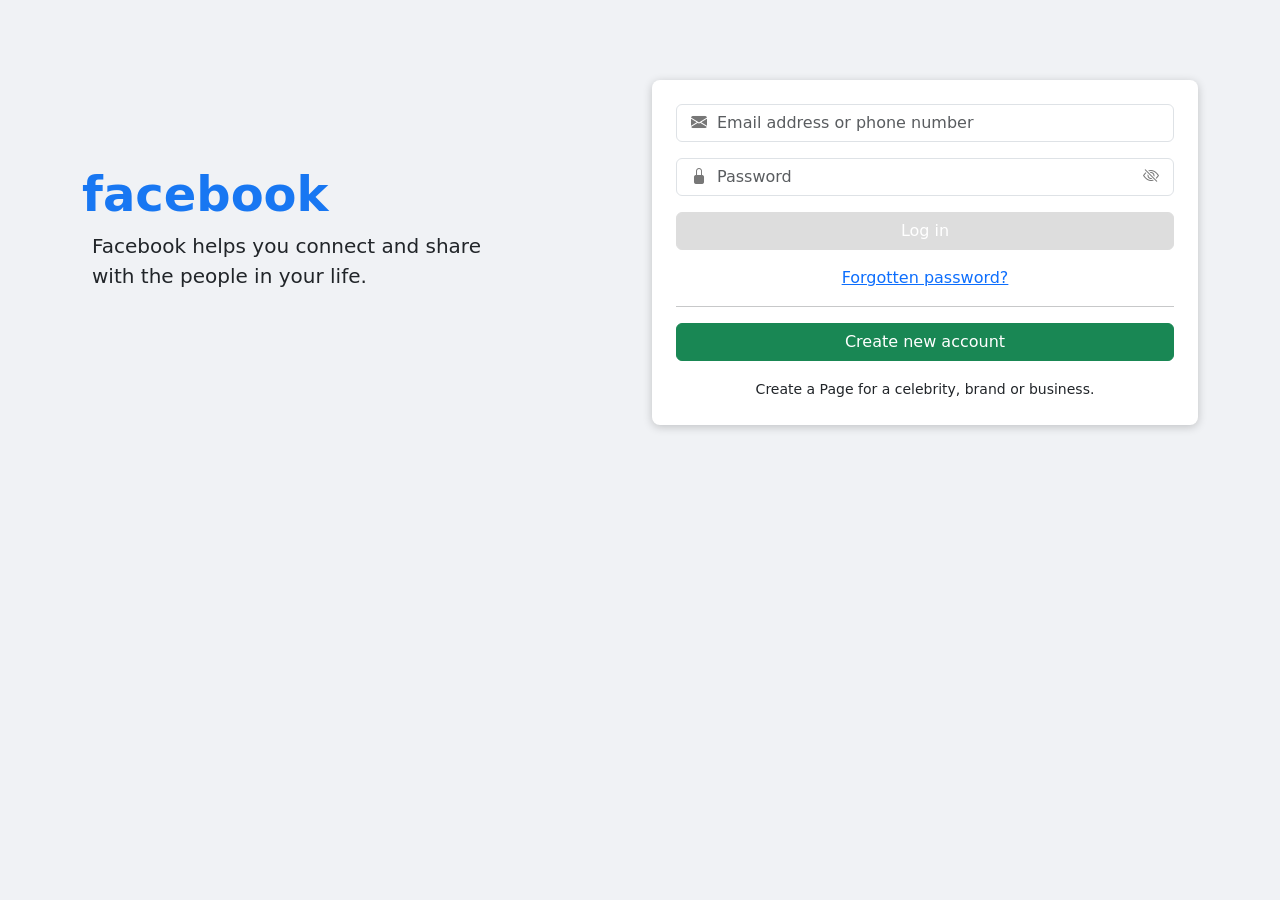
<file: index.html>
<!DOCTYPE html>
<html lang="en">
<head>
  <meta charset="UTF-8">
  <meta name="viewport" content="width=device-width, initial-scale=1.0">
  <title>Facebook Login</title>
  <!-- Bootstrap CSS -->
  <link href="https://cdn.jsdelivr.net/npm/bootstrap@5.3.0/dist/css/bootstrap.min.css" rel="stylesheet">
  <!-- Bootstrap Icons -->
  <link href="https://cdn.jsdelivr.net/npm/bootstrap-icons@1.11.3/font/bootstrap-icons.css" rel="stylesheet">
  <!-- Custom CSS -->
  <link rel="stylesheet" href="style.css">
</head>
<body>

<div class="container">
  <div class="row align-items-center">
    
    <!-- LEFT SIDE -->
    <div class="col-md-6 mt-5">
      <h1 class="fb-title">facebook</h1>
      <p class="fb-tagline">Facebook helps you connect and share<br> with the people in your life.</p>
    </div>
    
    <!-- RIGHT SIDE: Login -->
    <div class="col-md-6">
      <div class="login-box p-4">
        <form id="loginForm">
          
          <!-- Email/Phone -->
          <div class="mb-3 position-relative">
            <i class="bi bi-envelope-fill input-icon"></i>
            <input type="text" class="form-control" id="email" placeholder="Email address or phone number">
          </div>
          <div id="emailError" class="error"></div>

          <!-- Password with eye toggle -->
          <div class="mb-3 position-relative">
            <i class="bi bi-lock-fill input-icon"></i>
            <input type="password" class="form-control" id="password" placeholder="Password">
            <i class="bi bi-eye-slash toggle-password" id="togglePassword"></i>
          </div>
          <div id="passwordError" class="error"></div>

          <!-- Login Button -->
          <div class="d-grid mb-3">
            <button type="submit" class="btn btn-primary" id="loginBtn" disabled>Log in</button>
          </div>

          <div class="text-center mb-3">
            <a href="#">Forgotten password?</a>
          </div>
          <hr>
          <div class="d-grid">
            <button type="button" class="btn btn-success">Create new account</button>
          </div>
        </form>

        <div class="mt-3 text-center">
          <small>Create a Page for a celebrity, brand or business.</small>
        </div>
      </div>
    </div>
  </div>
</div>

<!-- Bootstrap JS -->
<script src="https://cdn.jsdelivr.net/npm/bootstrap@5.3.0/dist/js/bootstrap.bundle.min.js"></script>
<!-- Custom JS -->
<script src="script.js"></script>

</body>
</html>
</file>
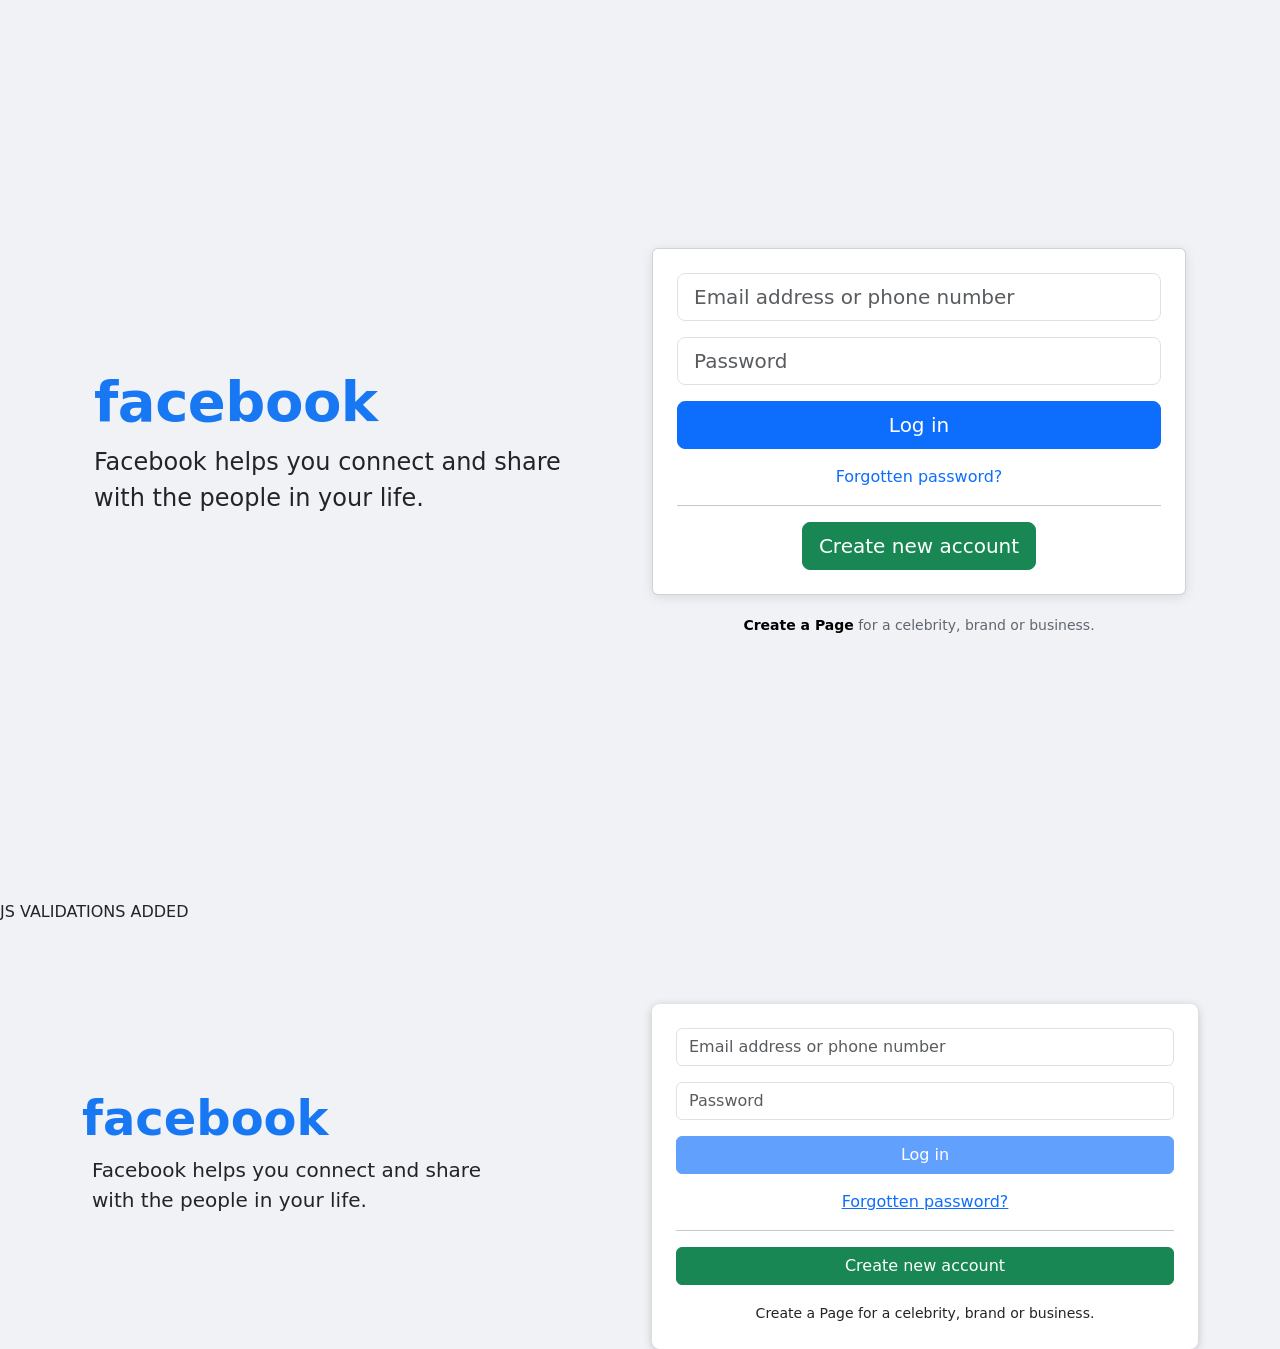
<file: facebook.html>
<!DOCTYPE html> <!-- tells the browser this is an HTML5 document -->
<html lang="en"> <!-- page language is English -->
<head>
  <meta charset="UTF-8"> <!-- supports all common characters -->
  <meta name="viewport" content="width=device-width, initial-scale=1"> <!-- responsive on phones -->
  <title>Facebook Login Clone</title> <!-- tab title -->

  <!-- Bootstrap CSS from the CDN: gives us the grid, buttons, forms, etc. -->
  <link href="https://cdn.jsdelivr.net/npm/bootstrap@5.3.3/dist/css/bootstrap.min.css" rel="stylesheet">

  <style> /* small custom styles to match the look */
    body {
      background-color: #f0f2f5; /* light gray page background */
      font-family: -apple-system, BlinkMacSystemFont, "Segoe UI", Roboto, Helvetica, Arial, sans-serif; /* clean system fonts */
    }
    .brand {
      font-size: 56px;         /* big “facebook” text */
      font-weight: 800;        /* very bold */
      color: #1877f2;          /* Facebook blue */
      letter-spacing: -0.5px;  /* squeeze letters a bit */
    }
    .tagline {
      font-size: 24px;         /* larger paragraph text under the logo */
      max-width: 500px;        /* keep it from getting too wide */
    }
    .card {
      border-radius: 10px;                /* rounded corners for the login box */
      box-shadow: 0 2px 12px rgba(0,0,0,.1); /* soft shadow to lift it */
    }
    .btn-success {               /* override Bootstrap’s green to match Facebook’s */
      background-color: #42b72a;
    }
    .create-page {
      font-size: 14px;           /* small text below the card */
      color: #606770;            /* muted gray */
      margin-top: 20px;          /* space above */
      text-align: center;        /* center it */
    }
    .create-page a {
      font-weight: 700;          /* bold for the “Create a Page” link */
      color: black;              /* black link text */
      text-decoration: none;     /* remove underline */
    }
    .create-page a:hover {
      text-decoration: underline; /* underline on hover for accessibility */
    }
  </style>
</head>
<body>
  <!-- full-height container; center content both ways -->
  <div class="container min-vh-100 d-flex align-items-center justify-content-center">
    <!-- a Bootstrap row that spans the page width we have -->
    <div class="row w-100 align-items-center">
      
      <!-- LEFT: brand & tagline -->
      <!-- col-lg-6 = half width on large screens; full width on small screens automatically -->
      <div class="col-lg-6 mb-5 mb-lg-0 text-center text-lg-start">
        <h1 class="brand">facebook</h1> <!-- big blue wordmark -->
        <p class="tagline">Facebook helps you connect and share with the people in your life.</p> <!-- tagline -->
      </div>

      <!-- RIGHT: login card -->
      <div class="col-lg-6">
        <div class="card p-4"> <!-- white card with padding -->
          <form> <!-- form wrapper; you can add action/method later -->
            <!-- email/phone input -->
            <div class="mb-3"> <!-- margin-bottom spacing helper -->
              <input
                type="text"
                class="form-control form-control-lg"
                placeholder="Email address or phone number"
                required> <!-- HTML validation -->
            </div>

            <!-- password input -->
            <div class="mb-3">
              <input
                type="password"
                class="form-control form-control-lg"
                placeholder="Password"
                required>
            </div>

            <!-- login button: full width because of d-grid on parent -->
            <div class="d-grid"> <!-- makes the button stretch to 100% width -->
              <button type="submit" class="btn btn-primary btn-lg">Log in</button>
            </div>

            <!-- forgot link, centered with Bootstrap text utilities -->
            <div class="text-center my-3"> <!-- vertical margin y-axis -->
              <a href="#" class="text-decoration-none">Forgotten password?</a>
            </div>

            <hr> <!-- a horizontal divider line -->

            <!-- green create-account button, centered -->
            <div class="d-flex justify-content-center">
              <button type="button" class="btn btn-success btn-lg">Create new account</button>
            </div>
          </form>
        </div>

        <!-- small note under the card -->
        <p class="create-page">
          <a href="#">Create a Page</a> for a celebrity, brand or business.
        </p>
      </div>
    </div>
  </div>

</body>
</html>

JS VALIDATIONS ADDED
<!DOCTYPE html>
<html lang="en">
<head>
  <meta charset="UTF-8">
  <meta name="viewport" content="width=device-width, initial-scale=1.0">
  <title>Facebook Login</title>
  <!-- Bootstrap CSS -->
  <link href="https://cdn.jsdelivr.net/npm/bootstrap@5.3.0/dist/css/bootstrap.min.css" rel="stylesheet">
  <style>
    body {
      background-color: #f0f2f5;
    }
    .login-box {
      margin-top: 80px;
      padding: 20px;
      background: #fff;
      border-radius: 8px;
      box-shadow: 0px 2px 10px rgba(0,0,0,0.2);
    }
    .error {
      color: red;
      font-size: 14px;
      margin-top: 5px;
    }
    .fb-title {
      color: #1877f2;
      font-size: 48px;
      font-weight: bold;
    }
    .fb-tagline {
      font-size: 20px;
      margin-left: 10px;
    }
  </style>
</head>
<body>

<div class="container">
  <div class="row align-items-center">
    
    <!-- LEFT SIDE: Facebook Logo + Tagline -->
    <div class="col-md-6 mt-5">
      <h1 class="fb-title">facebook</h1>
      <p class="fb-tagline">Facebook helps you connect and share<br> with the people in your life.</p>
    </div>
    
    <!-- RIGHT SIDE: Login Box -->
    <div class="col-md-6">
      <div class="login-box p-4">
        <form id="loginForm" onsubmit="return validateForm()">
          <!-- Email/Phone -->
          <div class="mb-3">
            <input type="text" class="form-control" id="email" placeholder="Email address or phone number" onkeyup="checkInputs()">
            <div id="emailError" class="error"></div>
          </div>
          <!-- Password -->
          <div class="mb-3">
            <input type="password" class="form-control" id="password" placeholder="Password" onkeyup="checkInputs()">
            <div id="passwordError" class="error"></div>
          </div>
          <!-- Login button -->
          <div class="d-grid mb-3">
            <button type="submit" class="btn btn-primary" id="loginBtn" disabled onclick="loginClicked()">Log in</button>
          </div>
          <div class="text-center mb-3">
            <a href="#">Forgotten password?</a>
          </div>
          <hr>
          <div class="d-grid">
            <button type="button" class="btn btn-success">Create new account</button>
          </div>
        </form>
        <div class="mt-3 text-center">
          <small>Create a Page for a celebrity, brand or business.</small>
        </div>
      </div>
    </div>
    
  </div>
</div>

<!-- Bootstrap JS -->
<script src="https://cdn.jsdelivr.net/npm/bootstrap@5.3.0/dist/js/bootstrap.bundle.min.js"></script>

<script>
  const email = document.getElementById("email");
  const password = document.getElementById("password");
  const loginBtn = document.getElementById("loginBtn");
  const emailError = document.getElementById("emailError");
  const passwordError = document.getElementById("passwordError");

  function checkInputs() {
    let emailValue = email.value.trim();
    let passwordValue = password.value.trim();

    let emailValid = emailValue.length > 5 && (emailValue.includes("@") || !isNaN(emailValue));
    let passwordValid = passwordValue.length >= 6;

    if (!emailValid && emailValue !== "") {
      emailError.textContent = "Enter valid email or phone number.";
    } else {
      emailError.textContent = "";
    }

    if (!passwordValid && passwordValue !== "") {
      passwordError.textContent = "Password must be at least 6 characters.";
    } else {
      passwordError.textContent = "";
    }

    loginBtn.disabled = !(emailValid && passwordValid);
  }

  function validateForm() {
    if (loginBtn.disabled) {
      alert("Please enter valid details.");
      return false;
    }
    alert("Login Successful!");
    return true;
  }

  function loginClicked() {
    console.log("Login button clicked");
  }
</script>

</body>
</html>
</file>
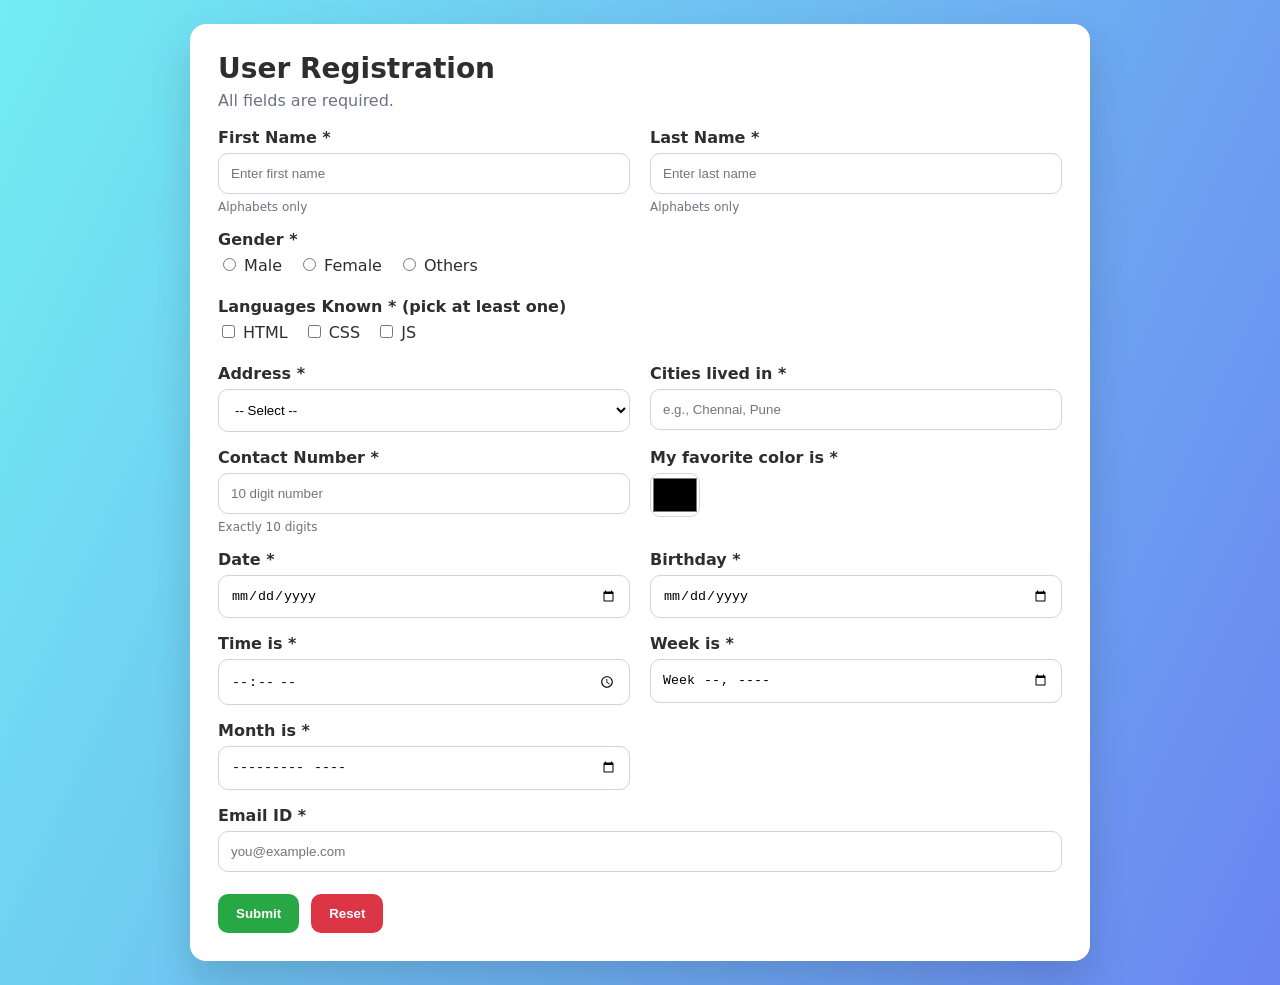
<file: index (1).html>
<!DOCTYPE html>
<html lang="en">
<head>
  <meta charset="UTF-8">
  <meta name="viewport" content="width=device-width, initial-scale=1">
  <title>User Registration Form</title>

  <!-- Our custom styles -->
  <link rel="stylesheet" href="styles.css">

  <!-- (Optional, for later) Bootstrap CSS CDN - keep commented until you want it -->
  <!-- <link href="https://cdn.jsdelivr.net/npm/bootstrap@5.3.3/dist/css/bootstrap.min.css" rel="stylesheet"> -->
</head>
<body>
  <main class="page">
    <section class="form-card">
      <h1>User Registration</h1>
      <p class="lead">All fields are required.</p>

      <!-- GET for now; change to POST later when you have a server endpoint -->
      <form action="welcome.html" method="get" autocomplete="on" novalidate>
        <div class="grid">
          <div class="field">
            <label for="fname">First Name *</label>
            <input type="text" id="fname" name="fname" pattern="[A-Za-z]+"
                   placeholder="Enter first name" required>
            <small class="hint">Alphabets only</small>
          </div>

          <div class="field">
            <label for="lname">Last Name *</label>
            <input type="text" id="lname" name="lname" pattern="[A-Za-z]+"
                   placeholder="Enter last name" required>
            <small class="hint">Alphabets only</small>
          </div>

          <div class="field full">
            <span class="label">Gender *</span>
            <div class="options">
              <label><input type="radio" name="gender" value="Male" required> Male</label>
              <label><input type="radio" name="gender" value="Female"> Female</label>
              <label><input type="radio" name="gender" value="Others"> Others</label>
            </div>
          </div>

          <div class="field full">
            <span class="label">Languages Known * (pick at least one)</span>
            <div class="options">
              <label><input type="checkbox" name="langs" value="HTML" required> HTML</label>
              <label><input type="checkbox" name="langs" value="CSS"> CSS</label>
              <label><input type="checkbox" name="langs" value="JS"> JS</label>
            </div>
          </div>

          <div class="field">
            <label for="address">Address *</label>
            <select id="address" name="address" required>
              <option value="" selected disabled>-- Select --</option>
              <option value="Bangalore">Bangalore</option>
              <option value="Mysore">Mysore</option>
              <option value="Kerala">Kerala</option>
            </select>
          </div>

          <div class="field">
            <label for="cities">Cities lived in *</label>
            <input type="text" id="cities" name="cities"
                   placeholder="e.g., Chennai, Pune" required>
          </div>

          <div class="field">
            <label for="contact">Contact Number *</label>
            <input type="tel" id="contact" name="contact" pattern="[0-9]{10}"
                   inputmode="numeric" placeholder="10 digit number" required>
            <small class="hint">Exactly 10 digits</small>
          </div>

          <div class="field">
            <label for="color">My favorite color is *</label>
            <input type="color" id="color" name="color" required>
          </div>

          <div class="field">
            <label for="date">Date *</label>
            <input type="date" id="date" name="date" required>
          </div>

          <div class="field">
            <label for="birthday">Birthday *</label>
            <input type="date" id="birthday" name="birthday" required>
          </div>

          <div class="field">
            <label for="time">Time is *</label>
            <input type="time" id="time" name="time" required>
          </div>

          <div class="field">
            <label for="week">Week is *</label>
            <input type="week" id="week" name="week" required>
          </div>

          <div class="field">
            <label for="month">Month is *</label>
            <input type="month" id="month" name="month" required>
          </div>

          <div class="field full">
            <label for="email">Email ID *</label>
            <input type="email" id="email" name="email" placeholder="you@example.com" required>
          </div>
        </div>

        <div class="actions">
          <button type="submit" class="btn submit">Submit</button>
          <button type="reset" class="btn reset">Reset</button>
        </div>
      </form>
    </section>
  </main>
</body>
</html>
</file>
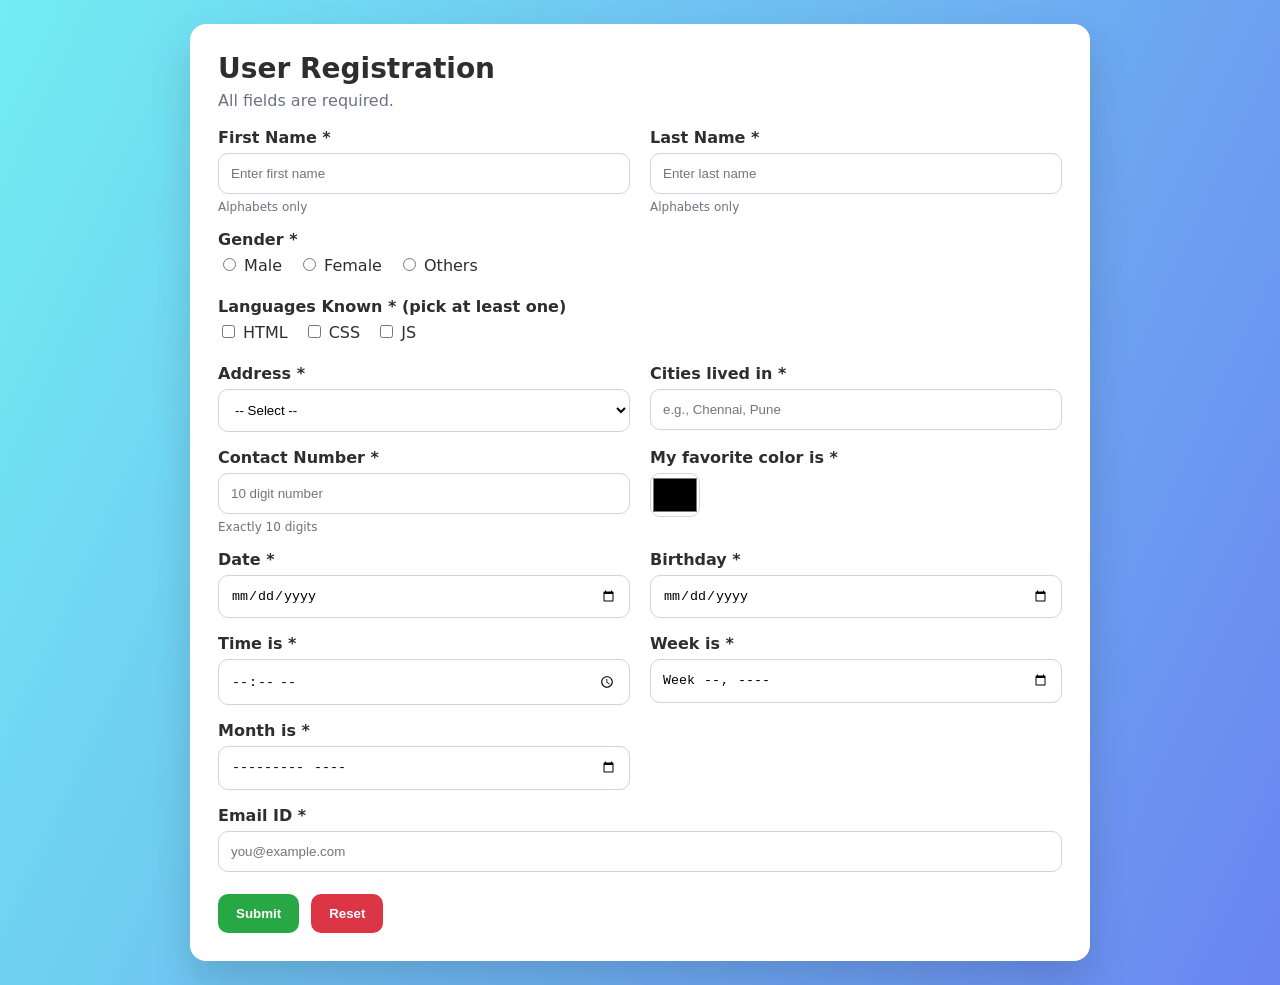
<file: index_annotated.html>
<!DOCTYPE html> <!-- HTML5 doctype tells the browser modern rules -->
<html lang="en"> <!-- Language of the page is English -->
<head> <!-- Head contains metadata and links -->
  <meta charset="UTF-8"> <!-- Character encoding so all characters show correctly -->
  <meta name="viewport" content="width=device-width, initial-scale=1"> <!-- Responsive scaling on mobiles -->
  <title>User Registration Form</title> <!-- Browser tab title -->

  <link rel="stylesheet" href="styles.css"> <!-- Connect external CSS file -->

  <!-- Keep Bootstrap commented for now. You can uncomment later to use it. -->
  <!-- <link href="https://cdn.jsdelivr.net/npm/bootstrap@5.3.3/dist/css/bootstrap.min.css" rel="stylesheet"> -->
</head>
<body> <!-- All visible content goes inside body -->
  <main class="page"> <!-- Main landmark for accessibility -->
    <section class="form-card"> <!-- White card that holds the form -->
      <h1>User Registration</h1> <!-- Page heading -->
      <p class="lead">All fields are required.</p> <!-- Short helper text -->

      <!-- The form. Action is the page to open after submit. GET puts data in URL. -->
      <form action="welcome.html" method="get" autocomplete="on" novalidate>
        <div class="grid"> <!-- Grid layout for two columns -->

          <div class="field"> <!-- First name field wrapper -->
            <label for="fname">First Name *</label> <!-- Clicking label focuses input -->
            <input type="text" id="fname" name="fname" pattern="[A-Za-z]+"
                   placeholder="Enter first name" required> <!-- Only letters allowed -->
            <small class="hint">Alphabets only</small> <!-- Helper text -->
          </div>

          <div class="field"> <!-- Last name wrapper -->
            <label for="lname">Last Name *</label>
            <input type="text" id="lname" name="lname" pattern="[A-Za-z]+"
                   placeholder="Enter last name" required>
            <small class="hint">Alphabets only</small>
          </div>

          <div class="field full"> <!-- Radio button group -->
            <span class="label">Gender *</span> <!-- Text label for group -->
            <div class="options"> <!-- Horizontal layout for options -->
              <label><input type="radio" name="gender" value="Male" required> Male</label>
              <label><input type="radio" name="gender" value="Female"> Female</label>
              <label><input type="radio" name="gender" value="Others"> Others</label>
            </div>
          </div>

          <div class="field full"> <!-- Checkbox group -->
            <span class="label">Languages Known * (pick at least one)</span>
            <div class="options">
              <label><input type="checkbox" name="langs" value="HTML" required> HTML</label> <!-- 'required' on one checkbox makes the group required -->
              <label><input type="checkbox" name="langs" value="CSS"> CSS</label>
              <label><input type="checkbox" name="langs" value="JS"> JS</label>
            </div>
          </div>

          <div class="field"> <!-- Address dropdown -->
            <label for="address">Address *</label>
            <select id="address" name="address" required> <!-- Select element -->
              <option value="" selected disabled>-- Select --</option> <!-- Placeholder option -->
              <option value="Bangalore">Bangalore</option>
              <option value="Mysore">Mysore</option>
              <option value="Kerala">Kerala</option>
            </select>
          </div>

          <div class="field"> <!-- Free text cities lived in -->
            <label for="cities">Cities lived in *</label>
            <input type="text" id="cities" name="cities"
                   placeholder="e.g., Chennai, Pune" required>
          </div>

          <div class="field"> <!-- Phone number -->
            <label for="contact">Contact Number *</label>
            <input type="tel" id="contact" name="contact" pattern="[0-9]{10}"
                   inputmode="numeric" placeholder="10 digit number" required> <!-- Pattern forces 10 digits -->
            <small class="hint">Exactly 10 digits</small>
          </div>

          <div class="field"> <!-- Favorite color -->
            <label for="color">My favorite color is *</label>
            <input type="color" id="color" name="color" required> <!-- Native color picker -->
          </div>

          <div class="field"> <!-- Date -->
            <label for="date">Date *</label>
            <input type="date" id="date" name="date" required>
          </div>

          <div class="field"> <!-- Birthday -->
            <label for="birthday">Birthday *</label>
            <input type="date" id="birthday" name="birthday" required>
          </div>

          <div class="field"> <!-- Time -->
            <label for="time">Time is *</label>
            <input type="time" id="time" name="time" required>
          </div>

          <div class="field"> <!-- Week -->
            <label for="week">Week is *</label>
            <input type="week" id="week" name="week" required>
          </div>

          <div class="field"> <!-- Month -->
            <label for="month">Month is *</label>
            <input type="month" id="month" name="month" required>
          </div>

          <div class="field full"> <!-- Email -->
            <label for="email">Email ID *</label>
            <input type="email" id="email" name="email" placeholder="you@example.com" required> <!-- Browser validates email format -->
          </div>
        </div> <!-- End grid -->

        <div class="actions"> <!-- Buttons row -->
          <button type="submit" class="btn submit">Submit</button> <!-- Green submit button -->
          <button type="reset" class="btn reset">Reset</button> <!-- Red reset button clears the form -->
        </div>
      </form>
    </section>
  </main>
</body>
</html>
</file>
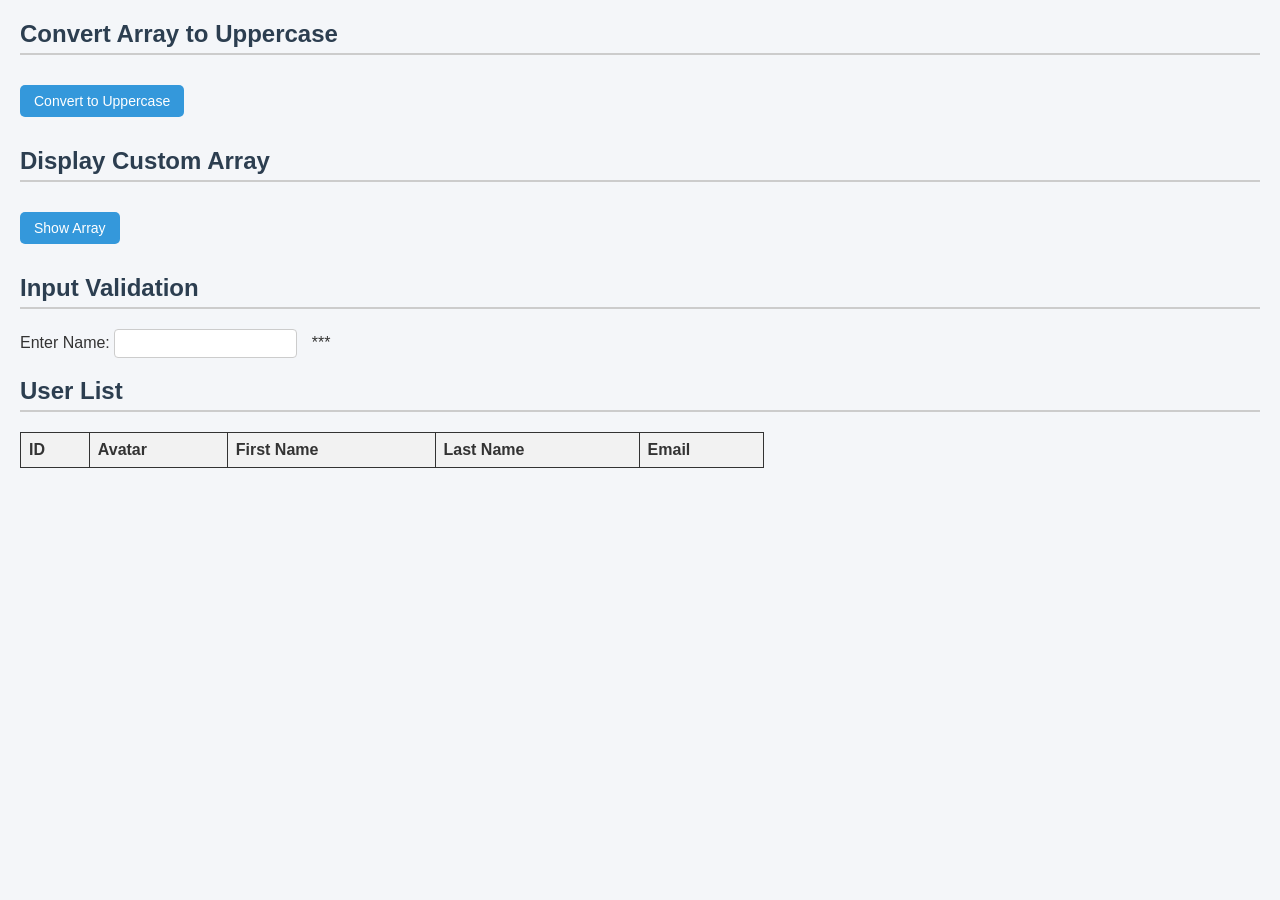
<file: JBasic_api.html>
<!DOCTYPE html>
<html lang="en">
<head>
  <meta charset="UTF-8">
  <title>JS Hands-on Assignments</title>
  <style>
    body {
      font-family: Arial, sans-serif;
      margin: 20px;
      background: #f4f6f9;
      color: #333;
    }
    h2 {
      color: #2c3e50;
      border-bottom: 2px solid #ccc;
      padding-bottom: 5px;
    }
    button {
      padding: 8px 14px;
      margin: 10px 0;
      background: #3498db;
      border: none;
      color: white;
      font-size: 14px;
      border-radius: 5px;
      cursor: pointer;
    }
    button:hover {
      background: #2980b9;
    }
    ul {
      margin-top: 10px;
      padding: 0;
      list-style: none;
    }
    ul li {
      background: #ecf0f1;
      margin: 5px 0;
      padding: 8px;
      border-radius: 4px;
    }
    .error {
      color: red;
      font-size: 14px;
      margin-left: 10px;
    }
    input {
      padding: 6px;
      border: 1px solid #ccc;
      border-radius: 4px;
    }
  </style>
</head>
<body>
  <!-- Assignment 1 -->
  <h2>Convert Array to Uppercase</h2>
  <button id="convertBtn">Convert to Uppercase</button>
  <ul id="arrayList"></ul>

  <!-- Assignment 2 -->
  <h2>Display Custom Array</h2>
  <button id="displayBtn">Show Array</button>
  <ul id="customArrayList"></ul>

  <!-- Assignment 3 -->
  <h2>Input Validation</h2>
  <label>
    Enter Name:
    <input type="text" id="nameInput">
    <span id="error" class="error"></span>
  </label>

  <script>
    // ---------------- Assignment 1 ----------------
    class StringArray {
      constructor(arr) {
        this.arr = arr;
      }
      toUpperCaseArray = () => {
        this.arr = this.arr.map(str => str.toUpperCase());
      }
      displayArray = () => {
        const list = document.getElementById("arrayList");
        list.innerHTML = "";
        this.arr.forEach(item => {
          const li = document.createElement("li");
          li.textContent = item;
          list.appendChild(li);
        });
      }
    }

    const words = new StringArray(["sTandarD", "CharTered", "banK"]);
    document.getElementById("convertBtn").addEventListener("click", () => {
      words.toUpperCaseArray();
      words.displayArray();
    });

    // ---------------- Assignment 2 ----------------
    const customArray = ["Apple", "Banana", "Cherry", "Mango"];
    document.getElementById("displayBtn").addEventListener("click", () => {
      const list = document.getElementById("customArrayList");
      list.innerHTML = "";
      customArray.forEach(item => {
        const li = document.createElement("li");
        li.textContent = item;
        list.appendChild(li);
      });
    });

    // ---------------- Assignment 3 ----------------
    const nameInput = document.getElementById("nameInput");
    const error = document.getElementById("error");
    const regex = /^[A-Za-z]+(?: [A-Za-z]+)*$/;

    nameInput.addEventListener("input", () => {
      if (!regex.test(nameInput.value)) {
        error.textContent = "Please enter only alphabets";
      } else {
        error.textContent = "";
      }
    });
  </script>
</body>
</html>

***

<!DOCTYPE html>
<html lang="en">
<head>
  <meta charset="UTF-8">
  <title>Users Table with Fetch API</title>
  <style>
    table {
      width: 60%;
      border-collapse: collapse;
      margin: 20px 0;
    }
    th, td {
      border: 1px solid #333;
      padding: 8px;
      text-align: left;
    }
    th {
      background-color: #f2f2f2;
    }
  </style>
</head>
<body>
  <h2>User List</h2>
  <table id="userTable">
    <thead>
      <tr>
        <th>ID</th>
        <th>Avatar</th>
        <th>First Name</th>
        <th>Last Name</th>
        <th>Email</th>
      </tr>
    </thead>
    <tbody></tbody>
  </table>

  <script>
    // Async function to load users
    async function loadUsers() {
      try {
        // 1. Fetch data from API
        let response = await fetch("https://reqres.in/api/users");
        
        // 2. Convert to JSON
        let data = await response.json();

        // 3. Users array is inside "data"
        let users = data.data;

        // 4. Get table body reference
        let tbody = document.querySelector("#userTable tbody");

        // 5. Loop through users and add rows
        users.forEach(user => {
          let row = document.createElement("tr");

          row.innerHTML = `
            <td>${user.id}</td>
            <td><img src="${user.avatar}" width="50" height="50"></td>
            <td>${user.first_name}</td>
            <td>${user.last_name}</td>
            <td>${user.email}</td>
          `;

          tbody.appendChild(row);
        });

      } catch (error) {
        console.error("Error fetching users:", error);
      }
    }

    // Call function
    loadUsers();
  </script>
</body>
</html>
</file>
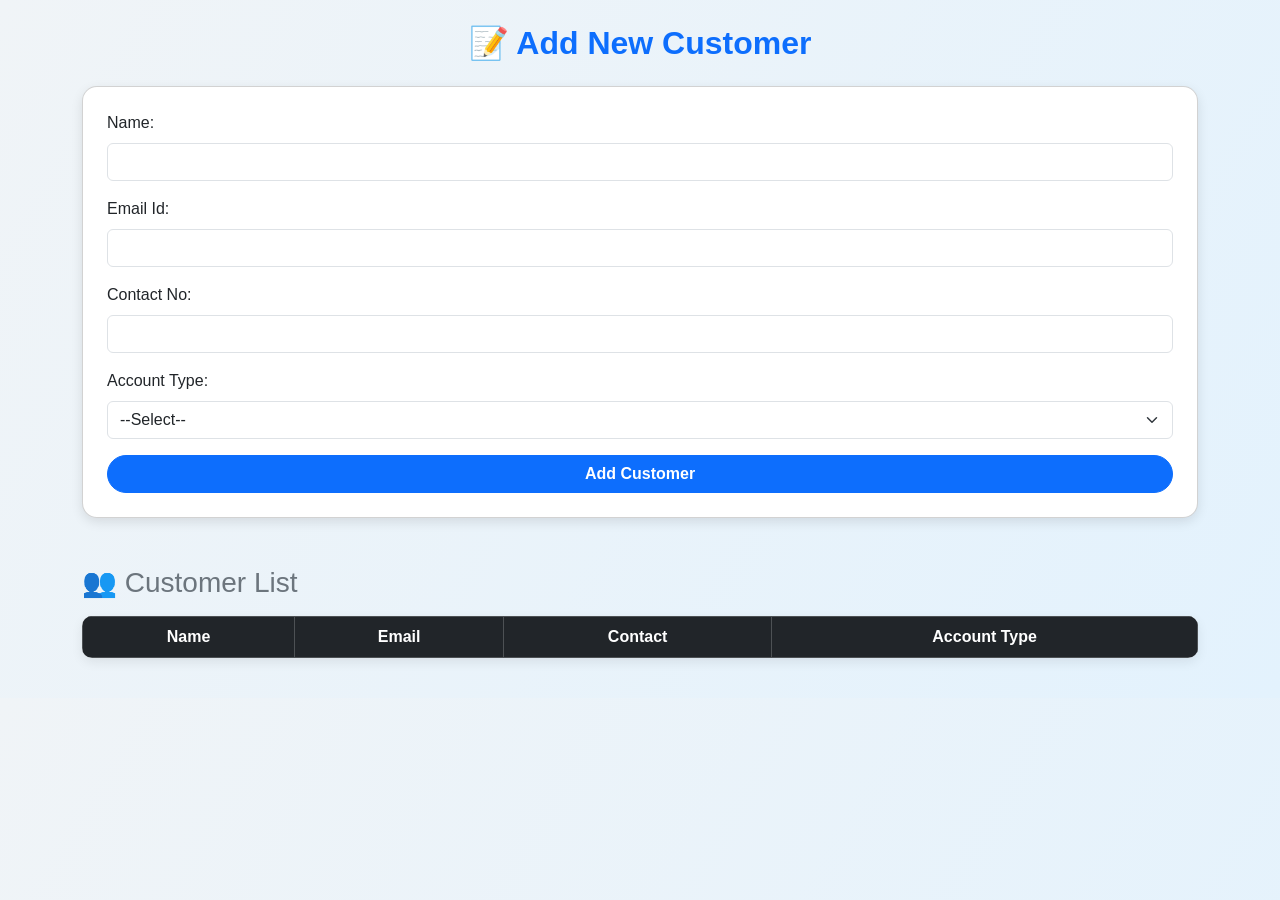
<file: JS_with_table_insert.html>
<!DOCTYPE html>
<html lang="en">
<head>
  <meta charset="UTF-8">
  <meta name="viewport" content="width=device-width, initial-scale=1.0">
  <title>Customer Form with JS Concepts</title>
  <!-- Bootstrap CDN -->
  <link href="https://cdn.jsdelivr.net/npm/bootstrap@5.3.0/dist/css/bootstrap.min.css" rel="stylesheet">
  <style>
    body {
      background: linear-gradient(120deg, #f0f4f7, #e3f2fd);
      font-family: "Segoe UI", Tahoma, Geneva, Verdana, sans-serif;
    }
    .card {
      border-radius: 15px;
      box-shadow: 0px 4px 12px rgba(0,0,0,0.1);
    }
    .card h2 {
      color: #0d47a1;
    }
    .table {
      background: white;
      border-radius: 10px;
      overflow: hidden;
      box-shadow: 0px 4px 12px rgba(0,0,0,0.08);
    }
    .btn-custom {
      border-radius: 25px;
      font-weight: bold;
    }
  </style>
</head>
<body class="p-4">

  <div class="container">
    <h2 class="text-center mb-4 fw-bold text-primary">📝 Add New Customer</h2>

    <!-- Form -->
    <form id="customerForm" class="card p-4 mb-5">
      <div class="mb-3">
        <label class="form-label">Name:</label>
        <input type="text" id="name" class="form-control">
        <small class="text-danger" id="nameError"></small>
      </div>

      <div class="mb-3">
        <label class="form-label">Email Id:</label>
        <input type="text" id="email" class="form-control">
        <small class="text-danger" id="emailError"></small>
      </div>

      <div class="mb-3">
        <label class="form-label">Contact No:</label>
        <input type="text" id="contact" class="form-control">
        <small class="text-danger" id="contactError"></small>
      </div>

      <div class="mb-3">
        <label class="form-label">Account Type:</label>
        <select id="accountType" class="form-select">
          <option value="">--Select--</option>
          <option value="Savings">Savings</option>
          <option value="Current">Current</option>
        </select>
        <small class="text-danger" id="accountError"></small>
      </div>

      <button type="submit" class="btn btn-primary w-100 btn-custom">Add Customer</button>
    </form>

    <!-- Table -->
    <h3 class="mb-3 text-secondary">👥 Customer List</h3>
    <table class="table table-bordered text-center">
      <thead class="table-dark">
        <tr>
          <th>Name</th>
          <th>Email</th>
          <th>Contact</th>
          <th>Account Type</th>
        </tr>
      </thead>
      <tbody id="customerTable"></tbody>
    </table>
  </div>

  <script>
    // ================= CLASS =================
    class Customer {
      constructor(name, email, contact, accountType) {
        this.name = name;
        this.email = email;
        this.contact = contact;
        this.accountType = accountType;
      }
    }

    // ================= SELECT ELEMENTS =================
    const form = document.getElementById("customerForm");
    const customerTable = document.getElementById("customerTable");

    // ================= CLEAR ERRORS (Arrow Function) =================
    const clearErrors = () => {
      document.querySelectorAll("small.text-danger").forEach(el => el.textContent = "");
    };

    // ================= VALIDATION =================
    const validateInputs = (name, email, contact, account) => {
      let isValid = true;

      if (!/^[A-Za-z ]+$/.test(name)) {
        document.getElementById("nameError").textContent = "Please enter only alphabets";
        isValid = false;
      }
      // !/^[\\w.-]+@[a-zA-Z]+\\.[a-zA-Z]{2,}$/i -->
      if (!/^[a-z0-9._%+-]+@[a-z0-9.-]+\.[a-z]{2,}$/i.test(email)) {
        document.getElementById("emailError").textContent = "Invalid email address";
        isValid = false;
      }
      
      if (!/^[789]\d{9}$/.test(contact)) {
        document.getElementById("contactError").textContent = "Contact must be 10 digits & start with 7,8,9";
        isValid = false;
      }
      if (account === "") {
        document.getElementById("accountError").textContent = "Please select account type";
        isValid = false;
      }

      return isValid;
    };

    // ================= ADD TO TABLE =================
    const addCustomerToTable = (customer) => {
      const row = document.createElement("tr");
      [customer.name, customer.email, customer.contact, customer.accountType].forEach(text => {
        const cell = document.createElement("td");
        cell.textContent = text;
        row.appendChild(cell);
      });
      customerTable.appendChild(row);
    };

    // ================= EVENT LISTENER =================
    form.addEventListener("submit", (event) => {
      event.preventDefault(); // prevent page reload
      clearErrors();

      // Get values
      const name = document.getElementById("name").value.trim();
      const email = document.getElementById("email").value.trim();
      const contact = document.getElementById("contact").value.trim();
      const account = document.getElementById("accountType").value;

      // If valid → create object → add to table
      if (validateInputs(name, email, contact, account)) {
        const newCustomer = new Customer(name, email, contact, account);
        addCustomerToTable(newCustomer);
        form.reset();
      }
    });
  </script>

</body>
</html>
</file>
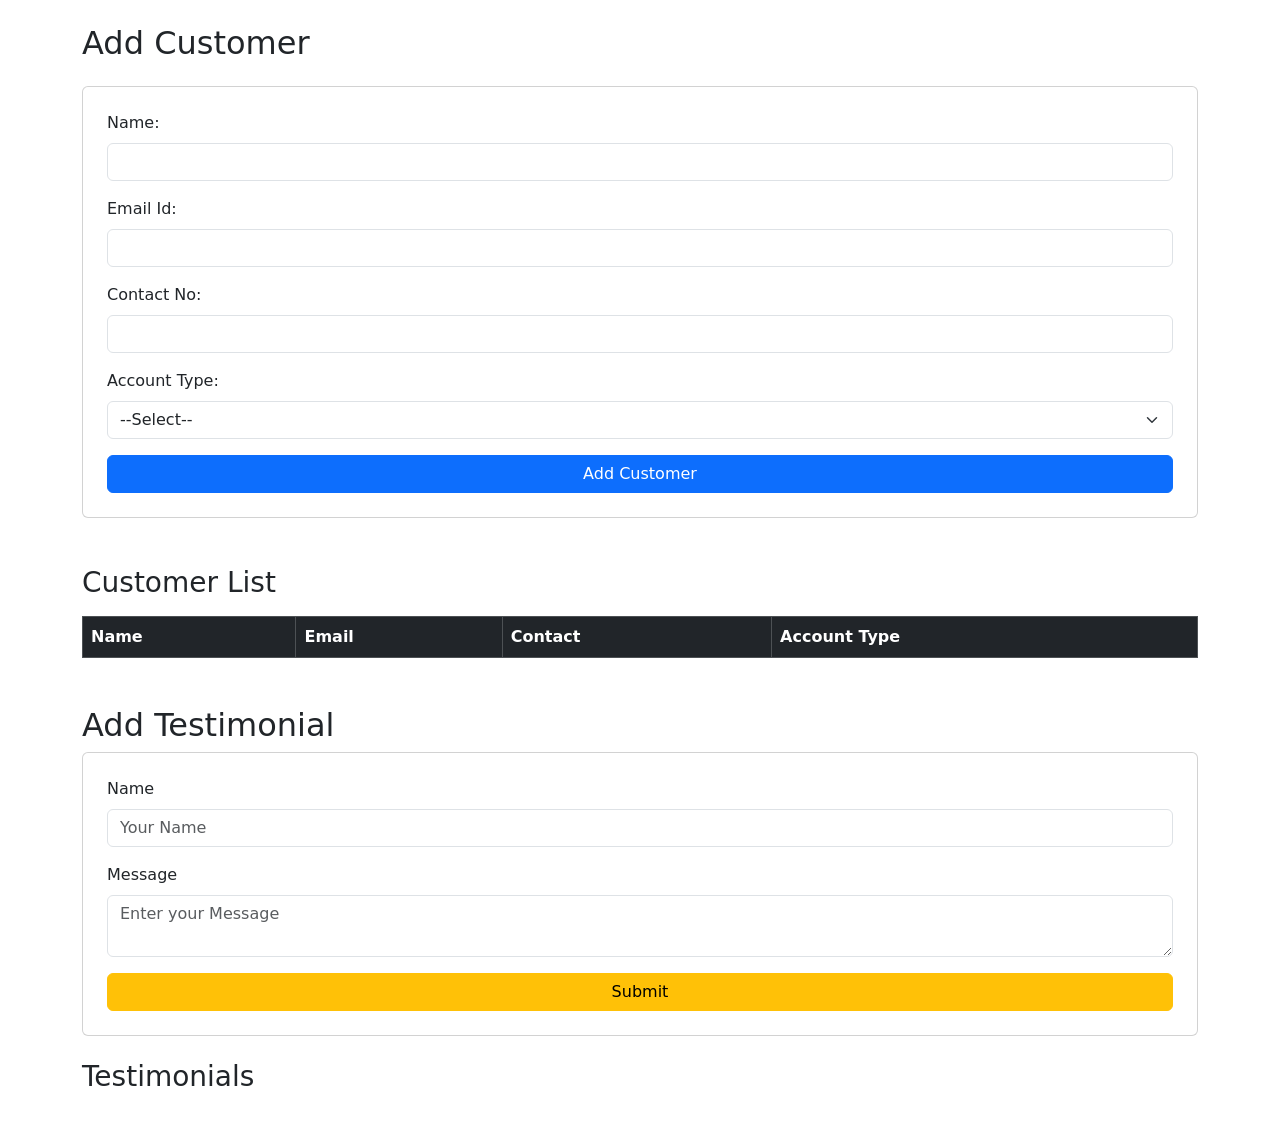
<file: JSTable_test.html>
<!DOCTYPE html>
<html lang="en">
<head>
  <meta charset="UTF-8">
  <meta name="viewport" content="width=device-width, initial-scale=1.0">
  <title>Customer & Testimonial Page</title>
  <!-- Bootstrap CDN -->
  <link href="https://cdn.jsdelivr.net/npm/bootstrap@5.3.0/dist/css/bootstrap.min.css" rel="stylesheet">
</head>
<body class="p-4">

<div class="container">
  <!-- ================= Customer Section ================= -->
  <h2 class="mb-4">Add Customer</h2>
  <form id="customerForm" class="card p-4 mb-5">
    <div class="mb-3">
      <label class="form-label">Name:</label>
      <input type="text" id="name" class="form-control">
      <small class="text-danger" id="nameError"></small>
    </div>

    <div class="mb-3">
      <label class="form-label">Email Id:</label>
      <input type="text" id="email" class="form-control">
      <small class="text-danger" id="emailError"></small>
    </div>

    <div class="mb-3">
      <label class="form-label">Contact No:</label>
      <input type="text" id="contact" class="form-control">
      <small class="text-danger" id="contactError"></small>
    </div>

    <div class="mb-3">
      <label class="form-label">Account Type:</label>
      <select id="accountType" class="form-select">
        <option value="">--Select--</option>
        <option value="savings">Savings</option>
        <option value="current">Current</option>
      </select>
      <small class="text-danger" id="accountError"></small>
    </div>

    <button type="submit" class="btn btn-primary">Add Customer</button>
  </form>

  <h3>Customer List</h3>
  <table class="table table-bordered mt-3">
    <thead class="table-dark">
      <tr>
        <th>Name</th>
        <th>Email</th>
        <th>Contact</th>
        <th>Account Type</th>
      </tr>
    </thead>
    <tbody id="customerTable"></tbody>
  </table>

  <!-- ================= Testimonial Section ================= -->
  <h2 class="mt-5">Add Testimonial</h2>
  <form id="testimonialForm" class="card p-4 mb-4">
    <div class="mb-3">
      <label class="form-label">Name</label>
      <input type="text" id="tName" class="form-control" placeholder="Your Name">
    </div>
    <div class="mb-3">
      <label class="form-label">Message</label>
      <textarea id="tMessage" class="form-control" placeholder="Enter your Message"></textarea>
    </div>
    <button type="submit" class="btn btn-warning">Submit</button>
  </form>

  <h3>Testimonials</h3>
  <div id="testimonialList"></div>
</div>

<script>
  // ================= CUSTOMER CLASS =================
  class Customer {
    constructor(name, email, contact, accountType) {
      this.name = name;
      this.email = email;
      this.contact = contact;
      this.accountType = accountType;
    }
  }

  // Elements
  const customerForm = document.getElementById("customerForm");
  const customerTable = document.getElementById("customerTable");

  const clearCustomerErrors = () => {
    document.querySelectorAll("#customerForm small.text-danger").forEach(el => el.textContent = "");
  };

  const validateCustomer = (name, email, contact, account) => {
    let isValid = true;
    if (!/^[A-Za-z ]+$/.test(name)) {
      document.getElementById("nameError").textContent = "Only alphabets allowed";
      isValid = false;
    } 
    /^[a-z0-9._%+-]+@[a-z0-9.-]+\.[a-z]{2,}$/i
    if (!/^[a-z0-9._%+-]+@[a-z0-9.-]+\.[a-z]{2,}$/i.test(email)) {
      document.getElementById("emailError").textContent = "Invalid email format";
      isValid = false;
    }

    if (!/^[789]\d{9}$/.test(contact)) {
      document.getElementById("contactError").textContent = "Must be 10 digits, start with 7/8/9";
      isValid = false;
    }
    if (account === "") {
      document.getElementById("accountError").textContent = "Please select account type";
      isValid = false;
    }
    return isValid;
  };

  const addCustomerToTable = (customer) => {
    const row = document.createElement("tr");
    [customer.name, customer.email, customer.contact, customer.accountType].forEach(text => {
      const cell = document.createElement("td");
      cell.textContent = text;
      row.appendChild(cell);
    });
    customerTable.appendChild(row);
  };

  customerForm.addEventListener("submit", (e) => {
    e.preventDefault();
    clearCustomerErrors();
    const name = document.getElementById("name").value.trim();
    const email = document.getElementById("email").value.trim();
    const contact = document.getElementById("contact").value.trim();
    const account = document.getElementById("accountType").value;

    if (validateCustomer(name, email, contact, account)) {
      const newCustomer = new Customer(name, email, contact, account);
      addCustomerToTable(newCustomer);
      customerForm.reset();
    }
  });

  // ================= TESTIMONIAL CLASS =================
  class Testimonial {
    constructor(name, message) {
      this.name = name;
      this.message = message;
    }
  }

  const testimonialForm = document.getElementById("testimonialForm");
  const testimonialList = document.getElementById("testimonialList");

  const createTestimonialCard = (testimonial) => {
    const card = document.createElement("div");
    card.className = "card p-3 mb-3 border-success";

    const nameEl = document.createElement("h5");
    nameEl.textContent = testimonial.name;
    const msgEl = document.createElement("p");
    msgEl.textContent = testimonial.message;

    const btnGroup = document.createElement("div");
    const editBtn = document.createElement("button");
    editBtn.className = "btn btn-sm btn-primary me-2";
    editBtn.textContent = "Edit";

    const delBtn = document.createElement("button");
    delBtn.className = "btn btn-sm btn-danger";
    delBtn.textContent = "Delete";

    // Edit
    editBtn.addEventListener("click", () => {
      document.getElementById("tName").value = testimonial.name;
      document.getElementById("tMessage").value = testimonial.message;
      testimonialList.removeChild(card);
    });

    // Delete
    delBtn.addEventListener("click", () => {
      testimonialList.removeChild(card);
    });

    btnGroup.appendChild(editBtn);
    btnGroup.appendChild(delBtn);

    card.appendChild(nameEl);
    card.appendChild(msgEl);
    card.appendChild(btnGroup);

    testimonialList.appendChild(card);
  };

  testimonialForm.addEventListener("submit", (e) => {
    e.preventDefault();
    const name = document.getElementById("tName").value.trim();
    const message = document.getElementById("tMessage").value.trim();

    if (name && message) {
      const newTestimonial = new Testimonial(name, message);
      createTestimonialCard(newTestimonial);
      testimonialForm.reset();
    }
  });
</script>
</body>
</html>
</file>
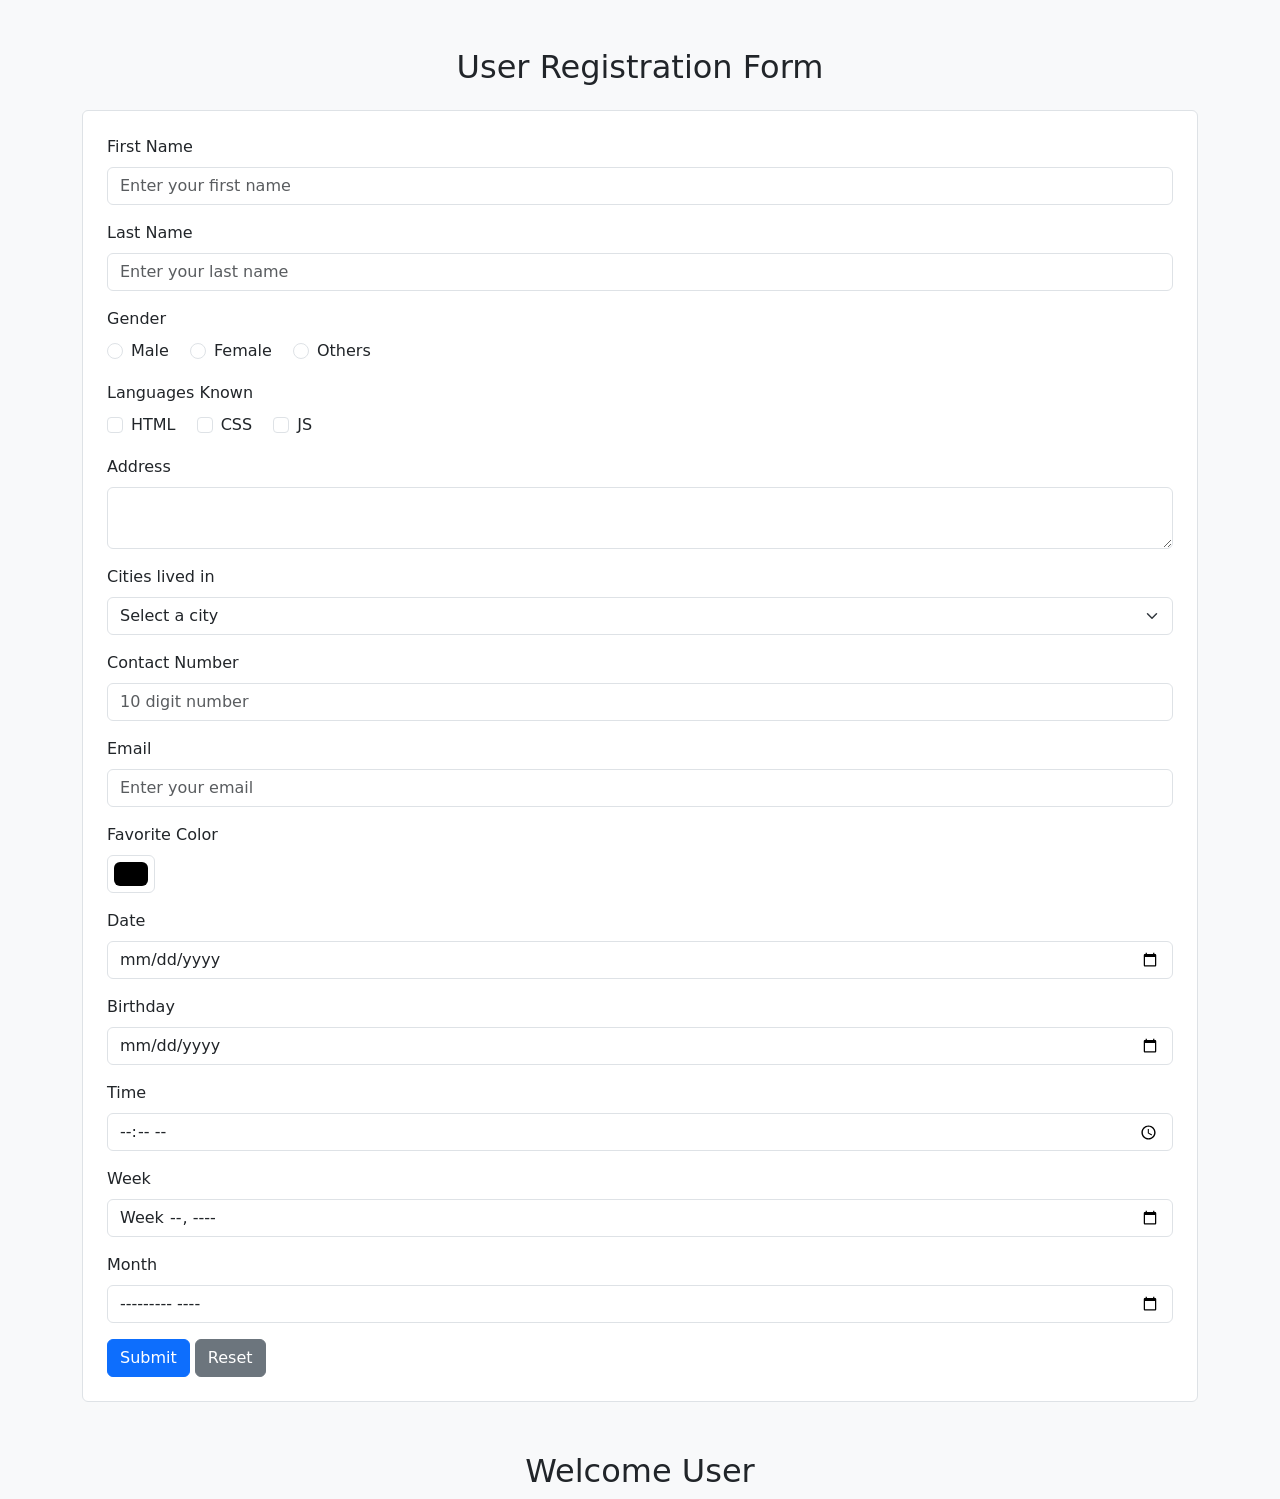
<file: sc_bootstrap.html>
<!DOCTYPE html>
<html lang="en">
<head>
  <meta charset="UTF-8">
  <meta name="viewport" content="width=device-width, initial-scale=1.0">
  <title>User Registration Form</title>

  <!-- Bootstrap CSS -->
  <link href="https://cdn.jsdelivr.net/npm/bootstrap@5.3.0/dist/css/bootstrap.min.css" rel="stylesheet">
</head>
<body class="bg-light">

<div class="container mt-5">
  <h2 class="text-center mb-4">User Registration Form</h2>

  <!-- Form starts -->
  <form action="welcome.html" method="get" class="p-4 border rounded bg-white">

    <!-- First Name -->
    <div class="mb-3">
      <label for="fname" class="form-label">First Name</label>
      <input type="text" class="form-control" id="fname" name="fname"
             placeholder="Enter your first name"
             pattern="[A-Za-z]+" required>
    </div>

    <!-- Last Name -->
    <div class="mb-3">
      <label for="lname" class="form-label">Last Name</label>
      <input type="text" class="form-control" id="lname" name="lname"
             placeholder="Enter your last name"
             pattern="[A-Za-z]+" required>
    </div>

    <!-- Gender -->
    <div class="mb-3">
      <label class="form-label">Gender</label><br>
      <div class="form-check form-check-inline">
        <input class="form-check-input" type="radio" name="gender" value="Male" required>
        <label class="form-check-label">Male</label>
      </div>
      <div class="form-check form-check-inline">
        <input class="form-check-input" type="radio" name="gender" value="Female">
        <label class="form-check-label">Female</label>
      </div>
      <div class="form-check form-check-inline">
        <input class="form-check-input" type="radio" name="gender" value="Others">
        <label class="form-check-label">Others</label>
      </div>
    </div>

    <!-- Languages Known -->
    <div class="mb-3">
      <label class="form-label">Languages Known</label><br>
      <div class="form-check form-check-inline">
        <input class="form-check-input" type="checkbox" name="lang" value="HTML">
        <label class="form-check-label">HTML</label>
      </div>
      <div class="form-check form-check-inline">
        <input class="form-check-input" type="checkbox" name="lang" value="CSS">
        <label class="form-check-label">CSS</label>
      </div>
      <div class="form-check form-check-inline">
        <input class="form-check-input" type="checkbox" name="lang" value="JS">
        <label class="form-check-label">JS</label>
      </div>
    </div>

    <!-- Address -->
    <div class="mb-3">
      <label for="address" class="form-label">Address</label>
      <textarea class="form-control" id="address" name="address" rows="2" required></textarea>
    </div>

    <!-- Cities lived in -->
    <div class="mb-3">
      <label for="city" class="form-label">Cities lived in</label>
      <select class="form-select" id="city" name="city" required>
        <option value="">Select a city</option>
        <option>Bangalore</option>
        <option>Mysore</option>
        <option>Kerala</option>
        <option>Chennai</option>
      </select>
    </div>

    <!-- Contact Number -->
    <div class="mb-3">
      <label for="contact" class="form-label">Contact Number</label>
      <input type="tel" class="form-control" id="contact" name="contact"
             placeholder="10 digit number"
             pattern="[0-9]{10}" required>
    </div>

    <!-- Email -->
    <div class="mb-3">
      <label for="email" class="form-label">Email</label>
      <input type="email" class="form-control" id="email" name="email"
             placeholder="Enter your email" required>
    </div>

    <!-- Favorite Color -->
    <div class="mb-3">
      <label for="color" class="form-label">Favorite Color</label>
      <input type="color" class="form-control form-control-color" id="color" name="color" required>
    </div>

    <!-- Date -->
    <div class="mb-3">
      <label for="date" class="form-label">Date</label>
      <input type="date" class="form-control" id="date" name="date" required>
    </div>

    <!-- Birthday -->
    <div class="mb-3">
      <label for="dob" class="form-label">Birthday</label>
      <input type="date" class="form-control" id="dob" name="dob" required>
    </div>

    <!-- Time -->
    <div class="mb-3">
      <label for="time" class="form-label">Time</label>
      <input type="time" class="form-control" id="time" name="time" required>
    </div>

    <!-- Week -->
    <div class="mb-3">
      <label for="week" class="form-label">Week</label>
      <input type="week" class="form-control" id="week" name="week" required>
    </div>

    <!-- Month -->
    <div class="mb-3">
      <label for="month" class="form-label">Month</label>
      <input type="month" class="form-control" id="month" name="month" required>
    </div>

    <!-- Buttons -->
    <button type="submit" class="btn btn-primary">Submit</button>
    <button type="reset" class="btn btn-secondary">Reset</button>
  </form>
</div>

</body>
</html>

<!DOCTYPE html>
<html lang="en">
<head>
  <meta charset="UTF-8">
  <title>Welcome</title>
</head>
<body>
  <h2 style="text-align:center; margin-top:50px;">Welcome User</h2>
</body>
</html>
</file>
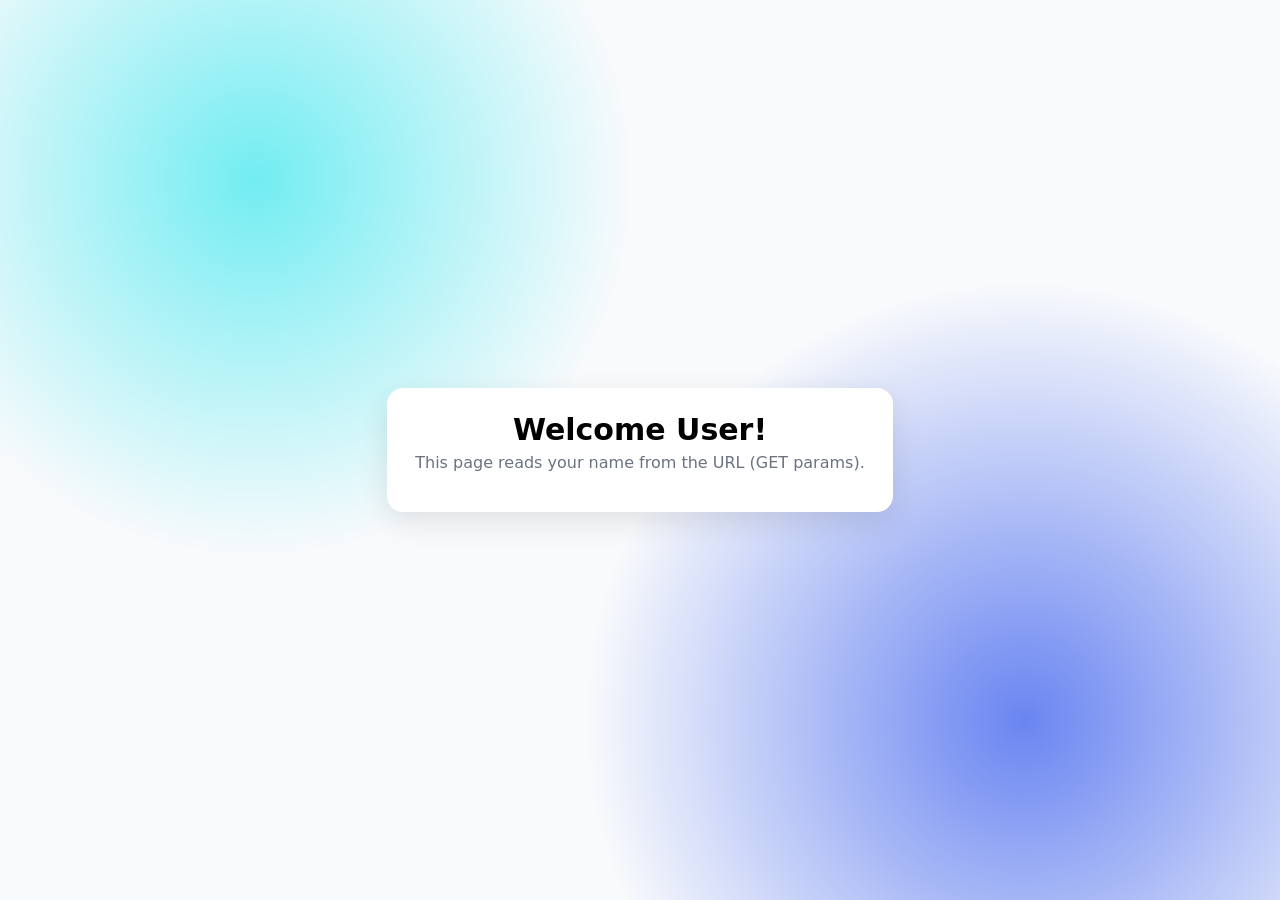
<file: welcome.html>
<!DOCTYPE html>
<html lang="en">
<head>
  <meta charset="UTF-8">
  <meta name="viewport" content="width=device-width, initial-scale=1">
  <title>Welcome</title>
  <style>
    body{
      margin:0;
      min-height:100vh;
      display:grid;
      place-items:center;
      font-family:system-ui,-apple-system,Segoe UI,Roboto,Arial,sans-serif;
      background: radial-gradient(circle at 20% 20%, #72edf2, transparent 30%),
                  radial-gradient(circle at 80% 80%, #6a85f1, transparent 35%),
                  #f8fafc;
    }
    .box{
      background:#fff;
      padding:24px 28px;
      border-radius:16px;
      box-shadow:0 10px 30px rgba(0,0,0,.1);
      text-align:center;
    }
    h1{ margin:0; font-size:30px; }
    p{ color:#6b7280; margin-top:6px; }
  </style>
</head>
<body>
  <div class="box">
    <h1 id="greet">Welcome User!</h1>
    <p>This page reads your name from the URL (GET params).</p>
  </div>

  <script>
    // Read query parameters like ?fname=John&lname=Doe
    const params = new URLSearchParams(window.location.search);
    const first = params.get('fname');
    const last = params.get('lname');
    if(first){
      const name = last ? first + ' ' + last : first;
      document.getElementById('greet').textContent = 'Welcome ' + name + '!';
    }
  </script>
</body>
</html>
</file>
<file: style.css>
body {
    background-color: #f0f2f5;
  }
  
  .login-box {
    margin-top: 80px;
    padding: 20px;
    background: #fff;
    border-radius: 8px;
    box-shadow: 0px 2px 10px rgba(0,0,0,0.2);
  }
  
  .error {
    color: red;
    font-size: 14px;
    margin-top: 5px;
  }
  
  .fb-title {
    color: #1877f2;
    font-size: 48px;
    font-weight: bold;
  }
  
  .fb-tagline {
    font-size: 20px;
    margin-left: 10px;
  }
  
  /* Icon inside inputs */
  .input-icon {
    position: absolute;
    top: 50%;
    left: 15px;
    transform: translateY(-50%);
    color: #777;
    font-size: 16px;
    pointer-events: none;
  }
  
  .position-relative .form-control {
    padding-left: 2.5rem; /* space for left icon */
  }
  
  /* Eye icon (toggle password) */
  .toggle-password {
    position: absolute;
    top: 50%;
    right: 15px;
    transform: translateY(-50%);
    font-size: 16px;
    color: #777;
    cursor: pointer;
  }
  
  /* Custom button colors */
  .btn-primary {
    background-color: #1877f2;
    border-color: #1877f2;
  }
  
  button.btn-primary:disabled {
    background-color: #cccccc;
    border-color: #cccccc;
    cursor: not-allowed;
  }
</file>
<file: styles.css>
/* Page background and basic fonts */
:root{
  --brand-1:#6a85f1;
  --brand-2:#72edf2;
  --text:#2e2e2e;
  --muted:#6b7280;
  --danger:#dc3545;
  --success:#28a745;
  --card:#ffffff;
}

*{ box-sizing:border-box; }

body{
  margin:0;
  font-family:system-ui,-apple-system,Segoe UI,Roboto,Arial,sans-serif;
  color:var(--text);
  background: linear-gradient(115deg, var(--brand-2), var(--brand-1));
  min-height:100vh;
  display:flex;
  align-items:center;
  justify-content:center;
  padding:24px;
}

.page{ width:100%; max-width:900px; }

.form-card{
  background:var(--card);
  border-radius:16px;
  padding:28px;
  box-shadow: 0 20px 40px rgba(0,0,0,.15);
}

h1{
  margin:0 0 6px;
  font-size:28px;
}

.lead{
  margin:0 0 18px;
  color:var(--muted);
}

.grid{
  display:grid;
  grid-template-columns: repeat(2, minmax(0,1fr));
  gap:16px 20px;
}

.field{ display:flex; flex-direction:column; }
.field.full{ grid-column:1 / -1; }

label, .label{
  font-weight:600;
  margin-bottom:6px;
}

input[type="text"],
input[type="tel"],
input[type="email"],
input[type="date"],
input[type="time"],
input[type="week"],
input[type="month"],
select{
  width:100%;
  padding:12px 12px;
  border:1px solid #d1d5db;
  border-radius:10px;
  outline:none;
  transition: border-color .2s, box-shadow .2s;
  background:#fff;
}

input[type="color"]{
  height:44px;
  padding:0;
  border:1px solid #d1d5db;
  border-radius:10px;
  background:#fff;
}

input:focus, select:focus{
  border-color: var(--brand-1);
  box-shadow: 0 0 0 3px rgba(106,133,241,.25);
}

.hint{ color:var(--muted); font-size:12px; margin-top:6px; }

.options{ display:flex; gap:16px; flex-wrap:wrap; }
.options label{ font-weight:500; }

/* Show red border when invalid and user has interacted */
input:invalid:focus, select:invalid:focus{
  border-color: var(--danger);
  box-shadow: 0 0 0 3px rgba(220,53,69,.25);
}

/* Buttons */
.actions{ margin-top:22px; display:flex; gap:12px; }
.btn{
  appearance:none;
  border:none;
  border-radius:10px;
  padding:12px 18px;
  font-weight:700;
  cursor:pointer;
  transition: transform .05s ease, filter .2s ease;
  color:#fff;
}
.btn:active{ transform: translateY(1px); }

.submit{ background:var(--success); }
.submit:hover{ filter:brightness(0.95); }

.reset{ background:var(--danger); }
.reset:hover{ filter:brightness(0.95); }

/* Mobile */
@media (max-width: 640px){
  .grid{ grid-template-columns: 1fr; }
  .form-card{ padding:20px; }
}
</file>
